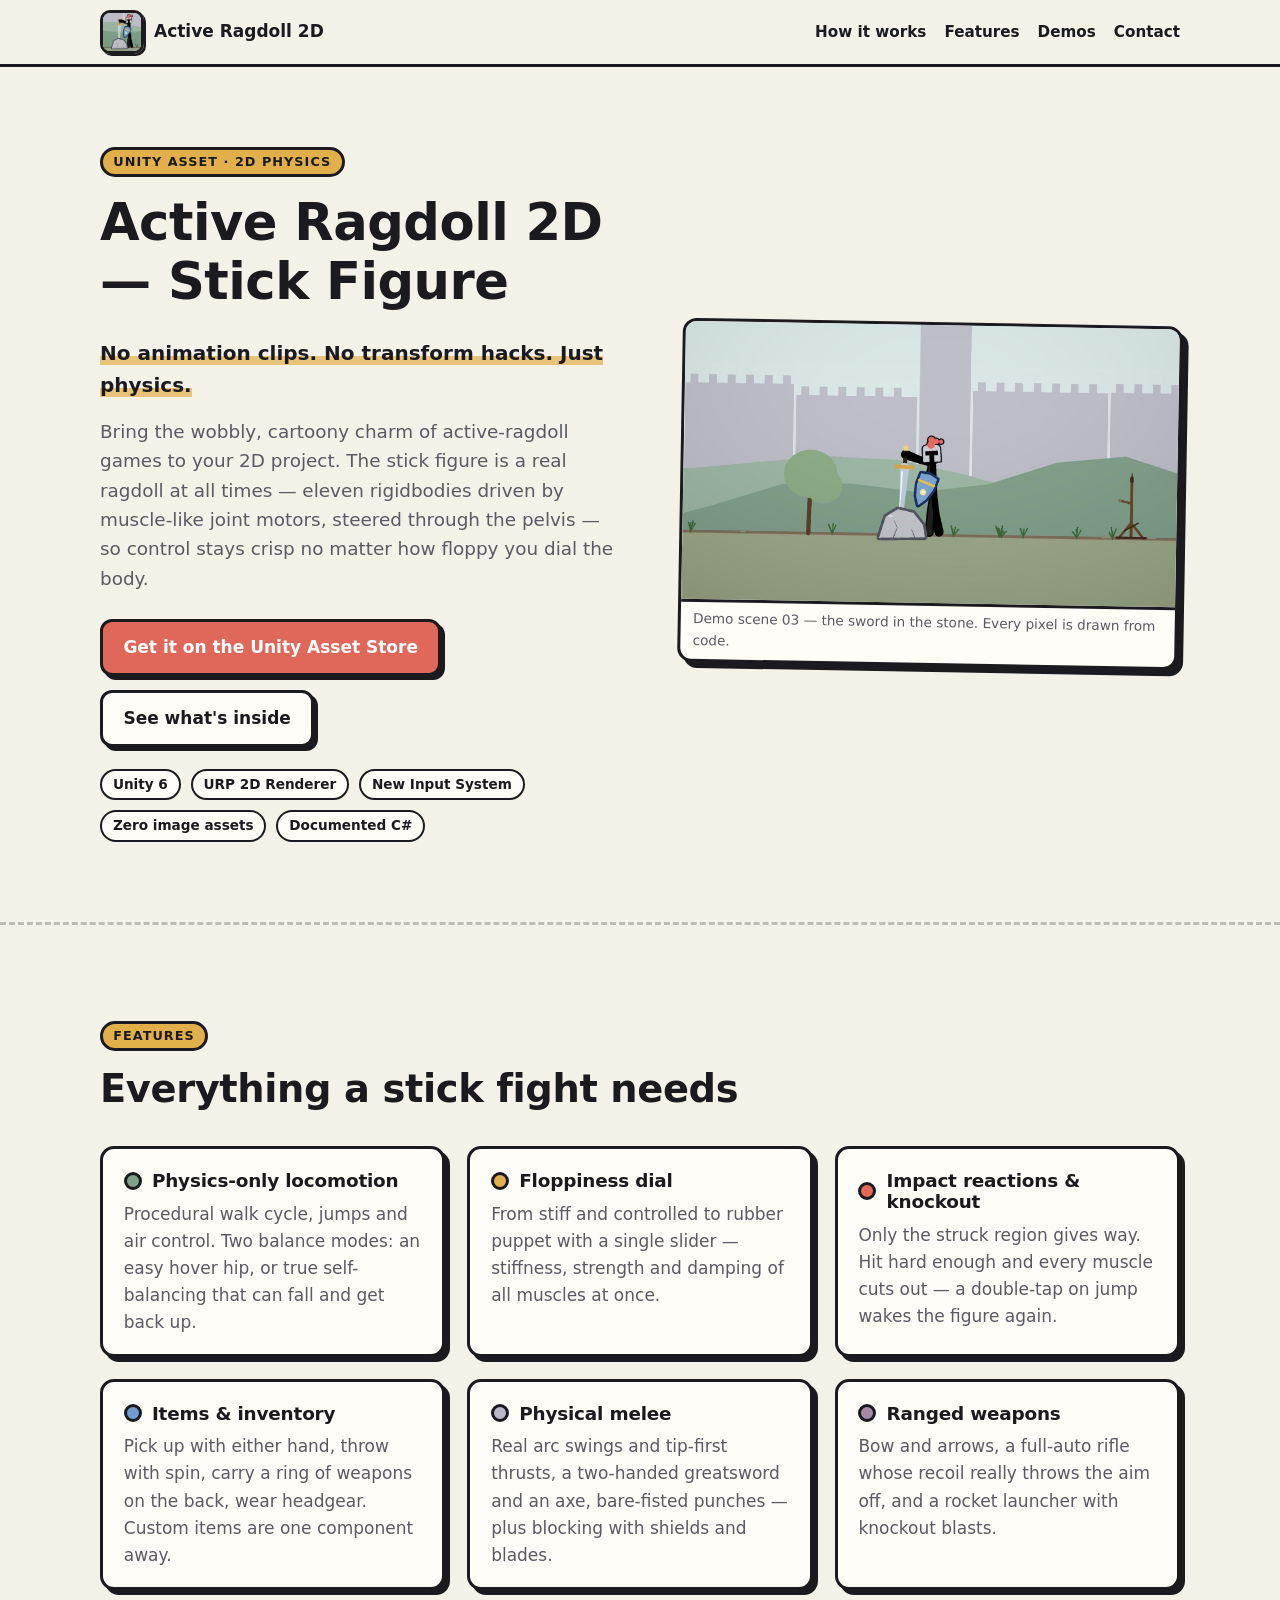
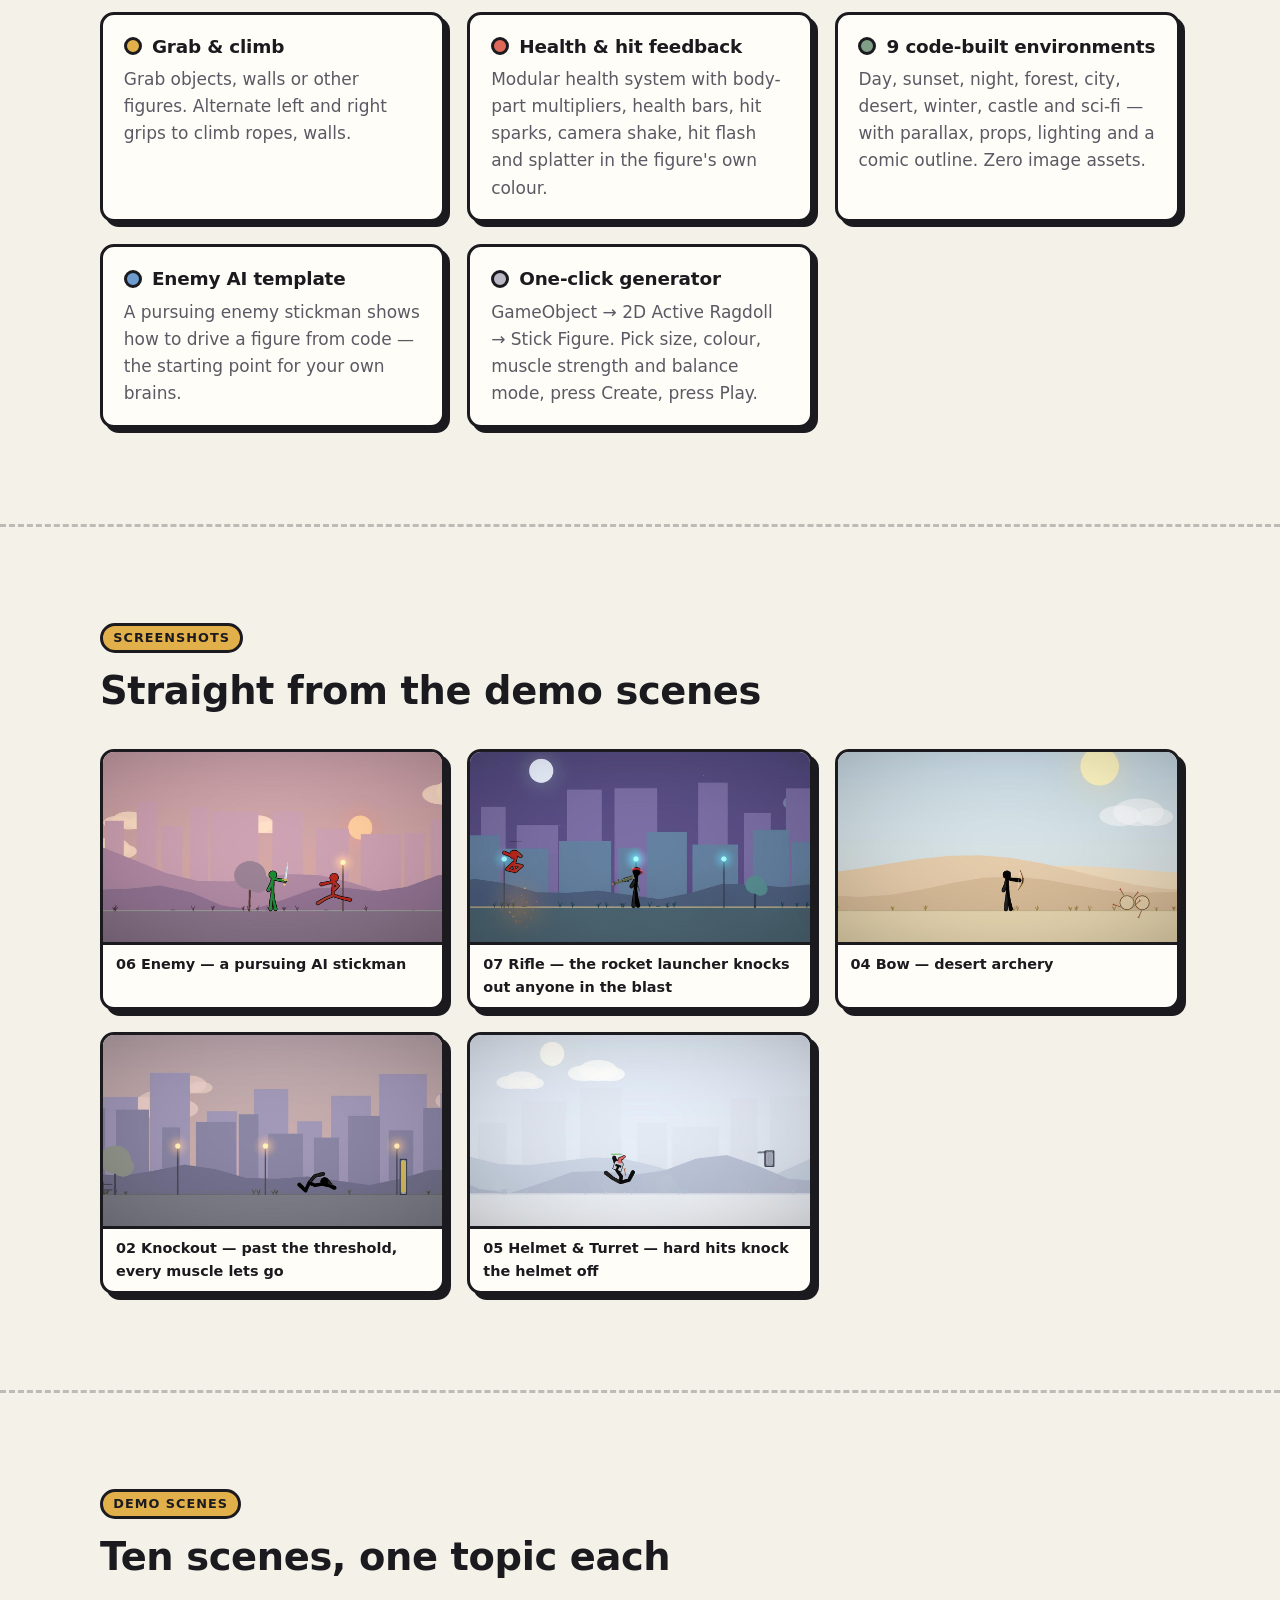
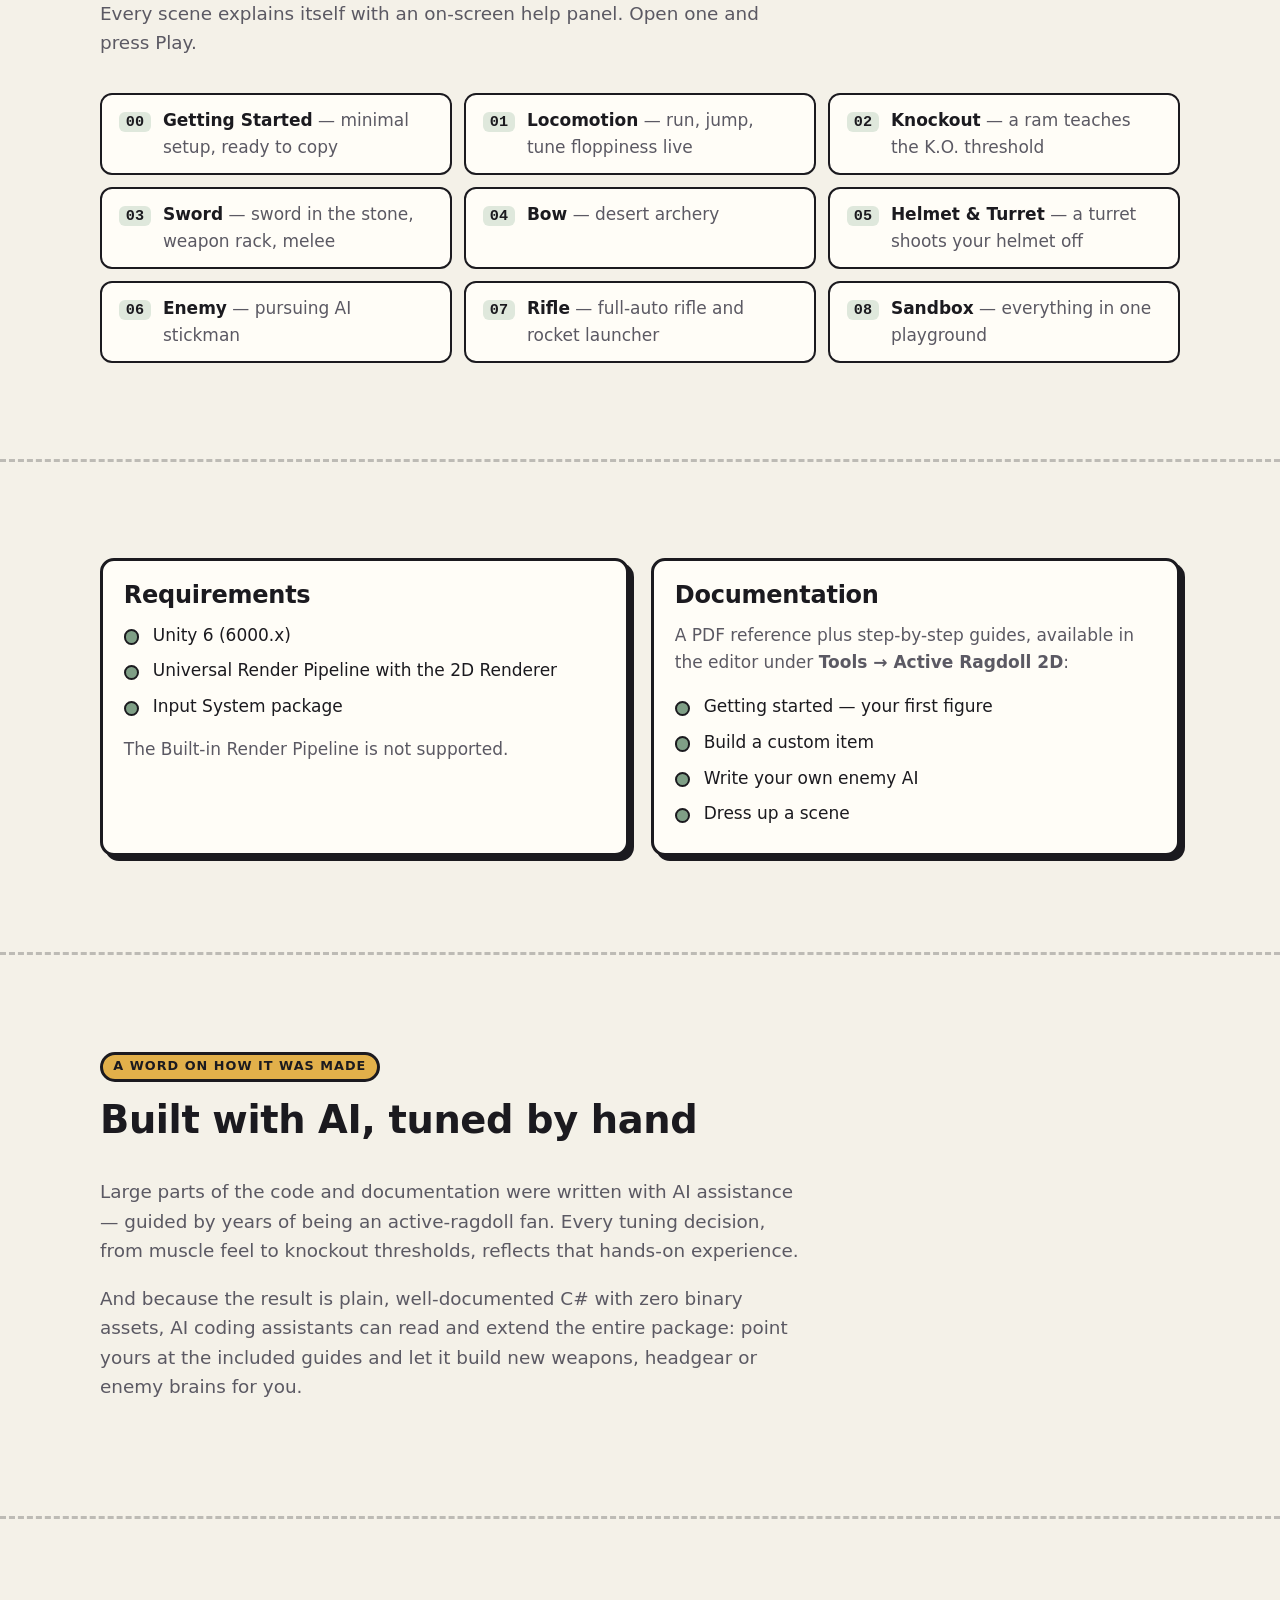
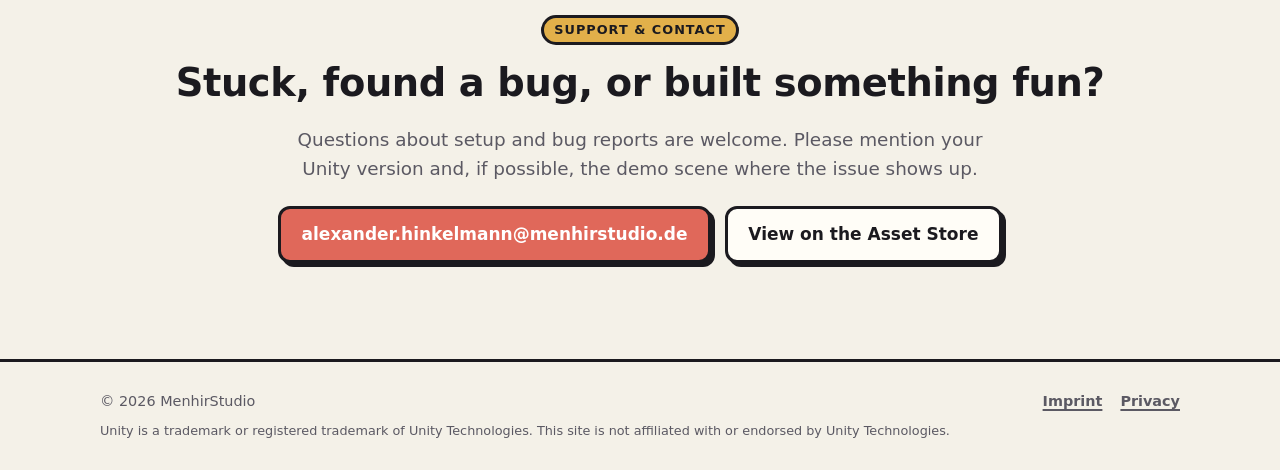
<file: index.html>
<!doctype html>
<html lang="en">
<head>
  <meta charset="utf-8">
  <meta name="viewport" content="width=device-width, initial-scale=1">
  <title>Active Ragdoll 2D — Stick Figure | MenhirStudio</title>
  <meta name="description" content="A physics-only 2D stick-figure active ragdoll for Unity 6. Eleven rigidbodies driven by muscle-like joint motors — no animation clips, no transform hacks, just physics.">
  <meta name="theme-color" content="#f4f1e8">
  <meta property="og:type" content="website">
  <meta property="og:title" content="Active Ragdoll 2D — Stick Figure">
  <meta property="og:description" content="No animation clips. No transform hacks. Just physics. A wobbly, cartoony active ragdoll for your 2D Unity project.">
  <meta property="og:url" content="https://menhirstudio.github.io/">
  <meta property="og:image" content="https://menhirstudio.github.io/images/hero-sword-in-the-stone.jpg">
  <meta name="twitter:card" content="summary_large_image">

  <link rel="icon" type="image/png" href="images/logo.png">
  <link rel="apple-touch-icon" href="images/logo.png">
  <link rel="stylesheet" href="style.css">
</head>
<body>

<header class="site-header">
  <div class="wrap">
    <a class="brand" href="#top" aria-label="Active Ragdoll 2D — home">
      <img src="images/logo.png" width="44" height="44" alt="">
      Active Ragdoll 2D
    </a>
    <nav class="nav" aria-label="Main">
      <a href="#how">How it works</a>
      <a href="#features">Features</a>
      <a href="#demos">Demos</a>
      <a href="#contact">Contact</a>
    </nav>
  </div>
</header>

<main id="top">

  <!-- ============ HERO ============ -->
  <section class="hero">
    <div class="wrap">
      <div>
        <span class="eyebrow">Unity Asset · 2D Physics</span>
        <h1>Active Ragdoll 2D — Stick Figure</h1>
        <p class="tagline"><span>No animation clips. No transform hacks. Just physics.</span></p>
        <p class="lead">
          Bring the wobbly, cartoony charm of active-ragdoll games to your 2D project.
          The stick figure is a real ragdoll at all times — eleven rigidbodies driven by
          muscle-like joint motors, steered through the pelvis — so control stays crisp
          no matter how floppy you dial the body.
        </p>
        <div class="actions">
          <a class="btn btn-primary" href="https://assetstore.unity.com/packages/slug/398638">Get it on the Unity Asset Store</a>
          <a class="btn btn-ghost" href="#features">See what's inside</a>
        </div>
        <ul class="facts" aria-label="Key facts">
          <li>Unity 6</li>
          <li>URP 2D Renderer</li>
          <li>New Input System</li>
          <li>Zero image assets</li>
          <li>Documented C#</li>
        </ul>
      </div>
      <figure class="frame">
        <img src="images/hero-sword-in-the-stone.jpg" width="1600" height="900"
             alt="A black stick figure wearing a knight helmet with a red plume and holding a blue shield grips a sword stuck in a stone, in front of a grey castle wall and green hills.">
        <figcaption>Demo scene 03 — the sword in the stone. Every pixel is drawn from code.</figcaption>
      </figure>
    </div>
  </section>

  <!-- ============ FEATURES ============ -->
  <section id="features">
    <div class="wrap">
      <div class="section-head">
        <span class="eyebrow">Features</span>
        <h2>Everything a stick fight needs</h2>
      </div>
      <div class="grid">
        <article class="card feature" style="--c: var(--sage)">
          <h3><span class="dot"></span>Physics-only locomotion</h3>
          <p>Procedural walk cycle, jumps and air control. Two balance modes: an easy hover hip, or true self-balancing that can fall and get back up.</p>
        </article>
        <article class="card feature" style="--c: var(--gold)">
          <h3><span class="dot"></span>Floppiness dial</h3>
          <p>From stiff and controlled to rubber puppet with a single slider — stiffness, strength and damping of all muscles at once.</p>
        </article>
        <article class="card feature" style="--c: var(--pennant)">
          <h3><span class="dot"></span>Impact reactions &amp; knockout</h3>
          <p>Only the struck region gives way. Hit hard enough and every muscle cuts out — a double-tap on jump wakes the figure again.</p>
        </article>
        <article class="card feature" style="--c: var(--shield)">
          <h3><span class="dot"></span>Items &amp; inventory</h3>
          <p>Pick up with either hand, throw with spin, carry a ring of weapons on the back, wear headgear. Custom items are one component away.</p>
        </article>
        <article class="card feature" style="--c: var(--castle)">
          <h3><span class="dot"></span>Physical melee</h3>
          <p>Real arc swings and tip-first thrusts, a two-handed greatsword and an axe, bare-fisted punches — plus blocking with shields and blades.</p>
        </article>
        <article class="card feature" style="--c: var(--dusk)">
          <h3><span class="dot"></span>Ranged weapons</h3>
          <p>Bow and arrows, a full-auto rifle whose recoil really throws the aim off, and a rocket launcher with knockout blasts.</p>
        </article>
        <article class="card feature" style="--c: var(--gold)">
          <h3><span class="dot"></span>Grab &amp; climb</h3>
          <p>Grab objects, walls or other figures. Alternate left and right grips to climb ropes, walls.</p>
        </article>
        <article class="card feature" style="--c: var(--pennant)">
          <h3><span class="dot"></span>Health &amp; hit feedback</h3>
          <p>Modular health system with body-part multipliers, health bars, hit sparks, camera shake, hit flash and splatter in the figure's own colour.</p>
        </article>
        <article class="card feature" style="--c: var(--sage)">
          <h3><span class="dot"></span>9 code-built environments</h3>
          <p>Day, sunset, night, forest, city, desert, winter, castle and sci-fi — with parallax, props, lighting and a comic outline. Zero image assets.</p>
        </article>
        <article class="card feature" style="--c: var(--shield)">
          <h3><span class="dot"></span>Enemy AI template</h3>
          <p>A pursuing enemy stickman shows how to drive a figure from code — the starting point for your own brains.</p>
        </article>
        <article class="card feature" style="--c: var(--castle)">
          <h3><span class="dot"></span>One-click generator</h3>
          <p>GameObject → 2D Active Ragdoll → Stick Figure. Pick size, colour, muscle strength and balance mode, press Create, press Play.</p>
        </article>
      </div>
    </div>
  </section>

  <!-- ============ GALLERY ============ -->
  <section id="gallery">
    <div class="wrap">
      <div class="section-head">
        <span class="eyebrow">Screenshots</span>
        <h2>Straight from the demo scenes</h2>
      </div>
      <div class="gallery">
        <figure class="frame">
          <img src="images/sunset-enemy-sword.jpg" width="1280" height="720" loading="lazy"
               alt="A green stick figure with a sword faces a red enemy stick figure mid-kick against a pink sunset skyline.">
          <figcaption>06 Enemy — a pursuing AI stickman</figcaption>
        </figure>
        <figure class="frame">
          <img src="images/night-rocket-launcher.jpg" width="1280" height="720" loading="lazy"
               alt="A stick figure in a red headband fires a rocket launcher at night; a red enemy figure is blown through the air.">
          <figcaption>07 Rifle — the rocket launcher knocks out anyone in the blast</figcaption>
        </figure>
        <figure class="frame">
          <img src="images/desert-bow.jpg" width="1280" height="720" loading="lazy"
               alt="A stick figure aims a bow across desert dunes at ring targets bristling with arrows.">
          <figcaption>04 Bow — desert archery</figcaption>
        </figure>
        <figure class="frame">
          <img src="images/city-knockout.jpg" width="1280" height="720" loading="lazy"
               alt="A limp stick figure lies knocked out on the street of an evening city with glowing lanterns.">
          <figcaption>02 Knockout — past the threshold, every muscle lets go</figcaption>
        </figure>
        <figure class="frame">
          <img src="images/winter-helmet-turret.jpg" width="1280" height="720" loading="lazy"
               alt="A helmeted stick figure is hit by a turret bolt in a pale winter landscape and tumbles backwards.">
          <figcaption>05 Helmet &amp; Turret — hard hits knock the helmet off</figcaption>
        </figure>
      </div>
    </div>
  </section>

  <!-- ============ DEMO SCENES ============ -->
  <section id="demos">
    <div class="wrap">
      <div class="section-head">
        <span class="eyebrow">Demo scenes</span>
        <h2>Ten scenes, one topic each</h2>
        <p class="lead">Every scene explains itself with an on-screen help panel. Open one and press Play.</p>
      </div>
      <ul class="scenes">
        <li><code>00</code><span><b>Getting Started</b> — minimal setup, ready to copy</span></li>
        <li><code>01</code><span><b>Locomotion</b> — run, jump, tune floppiness live</span></li>
        <li><code>02</code><span><b>Knockout</b> — a ram teaches the K.O. threshold</span></li>
        <li><code>03</code><span><b>Sword</b> — sword in the stone, weapon rack, melee</span></li>
        <li><code>04</code><span><b>Bow</b> — desert archery</span></li>
        <li><code>05</code><span><b>Helmet &amp; Turret</b> — a turret shoots your helmet off</span></li>
        <li><code>06</code><span><b>Enemy</b> — pursuing AI stickman</span></li>
        <li><code>07</code><span><b>Rifle</b> — full-auto rifle and rocket launcher</span></li>
        <li><code>08</code><span><b>Sandbox</b> — everything in one playground</span></li>
      </ul>
    </div>
  </section>

  <!-- ============ REQUIREMENTS & DOCS ============ -->
  <section id="requirements">
    <div class="wrap split">
      <div class="card">
        <h2 style="font-size:1.5rem">Requirements</h2>
        <ul class="checklist">
          <li>Unity 6 (6000.x)</li>
          <li>Universal Render Pipeline with the 2D Renderer</li>
          <li>Input System package</li>
        </ul>
        <p style="margin-top:1rem">The Built-in Render Pipeline is not supported.</p>
      </div>
      <div class="card">
        <h2 style="font-size:1.5rem">Documentation</h2>
        <p>A PDF reference plus step-by-step guides, available in the editor under <b>Tools → Active Ragdoll 2D</b>:</p>
        <ul class="checklist">
          <li>Getting started — your first figure</li>
          <li>Build a custom item</li>
          <li>Write your own enemy AI</li>
          <li>Dress up a scene</li>
        </ul>
      </div>
    </div>
  </section>

  <!-- ============ AI NOTE ============ -->
  <section id="made-with-ai">
    <div class="wrap">
      <div class="section-head">
        <span class="eyebrow">A word on how it was made</span>
        <h2>Built with AI, tuned by hand</h2>
      </div>
      <p class="lead">
        Large parts of the code and documentation were written with AI assistance — guided by years
        of being an active-ragdoll fan. Every tuning decision, from muscle feel to knockout thresholds,
        reflects that hands-on experience.
      </p>
      <p class="lead">
        And because the result is plain, well-documented C# with zero binary assets, AI coding assistants
        can read and extend the entire package: point yours at the included guides and let it build new
        weapons, headgear or enemy brains for you.
      </p>
    </div>
  </section>

  <!-- ============ CONTACT ============ -->
  <section id="contact" class="contact">
    <div class="wrap">
      <span class="eyebrow">Support &amp; contact</span>
      <h2>Stuck, found a bug, or built something fun?</h2>
      <p class="lead">Questions about setup and bug reports are welcome. Please mention your Unity version and, if possible, the demo scene where the issue shows up.</p>
      <div class="actions">
        <a class="btn btn-primary" href="mailto:alexander.hinkelmann@menhirstudio.de">alexander.hinkelmann@menhirstudio.de</a>
        <a class="btn btn-ghost" href="https://assetstore.unity.com/packages/slug/398638">View on the Asset Store</a>
      </div>
    </div>
  </section>

</main>

<footer class="site-footer">
  <div class="wrap">
    <span>© 2026 MenhirStudio</span>
    <nav aria-label="Legal">
      <a href="imprint.html">Imprint</a>
      <a href="privacy.html">Privacy</a>
    </nav>
    <p class="fine">Unity is a trademark or registered trademark of Unity Technologies. This site is not affiliated with or endorsed by Unity Technologies.</p>
  </div>
</footer>

<script>
  // Floppiness illustration: drives the CSS sway amplitude.
  (function () {
    var box = document.getElementById('flop');
    var range = document.getElementById('flop-range');
    var out = document.getElementById('flop-out');
    function update() {
      box.style.setProperty('--flop', range.value);
      out.value = Number(range.value).toFixed(2);
    }
    range.addEventListener('input', update);
    update();
  })();
</script>
</body>
</html>
</file>
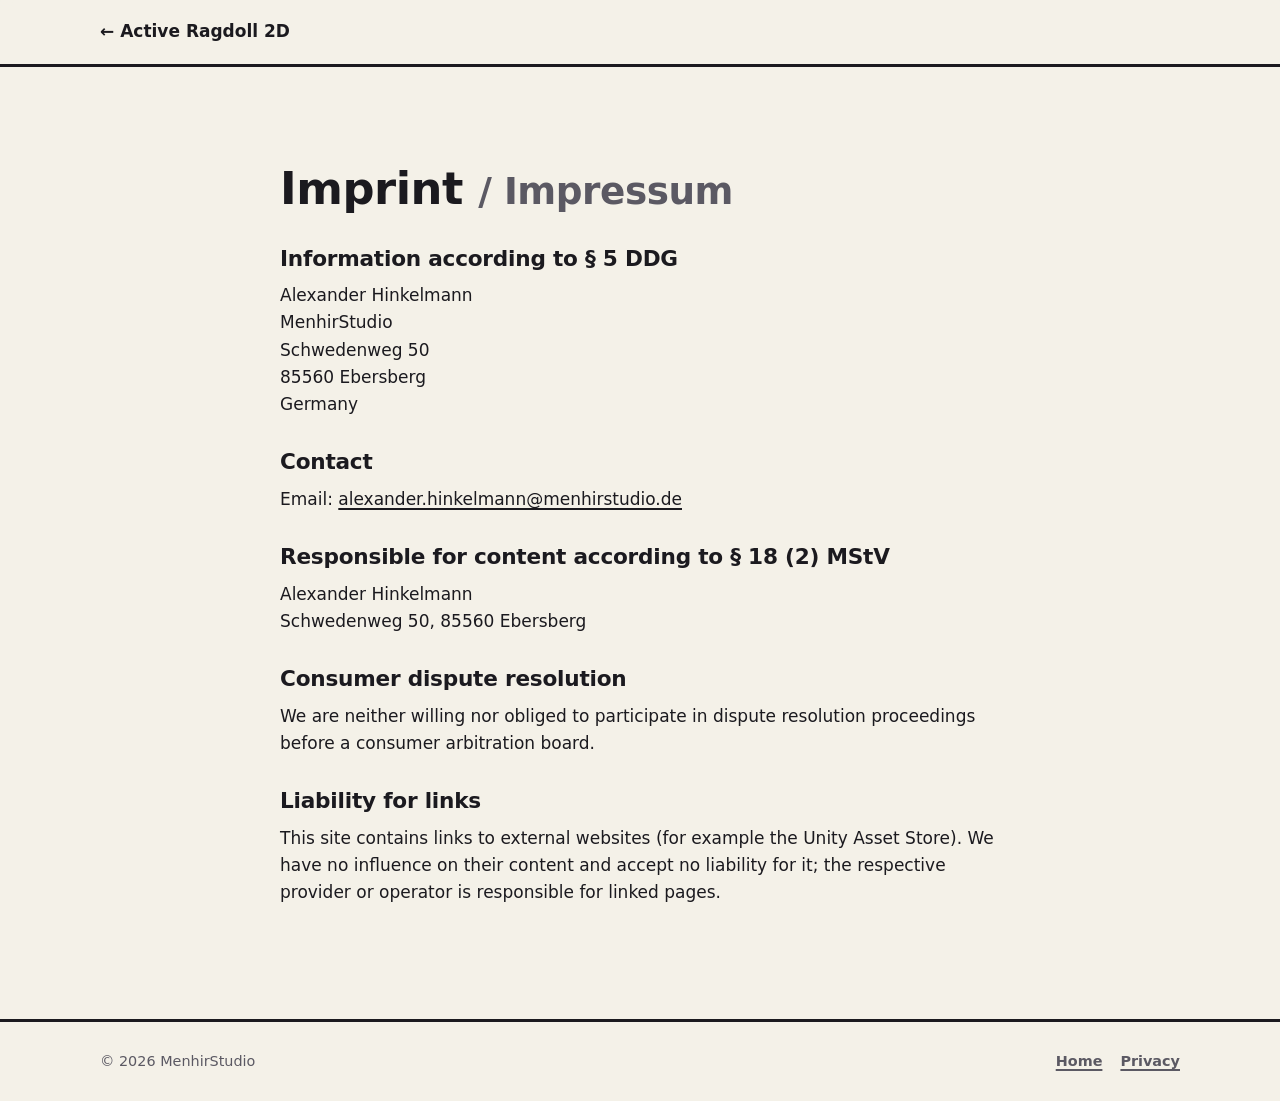
<file: imprint.html>
<!doctype html>
<html lang="en">
<head>
  <meta charset="utf-8">
  <meta name="viewport" content="width=device-width, initial-scale=1">
  <title>Imprint / Impressum | MenhirStudio</title>
  <meta name="robots" content="noindex">
  <link rel="stylesheet" href="style.css">
</head>
<body>

<header class="site-header">
  <div class="wrap">
    <a class="brand" href="index.html">← Active Ragdoll 2D</a>
  </div>
</header>

<main>
  <section>
    <div class="wrap legal">
      <h1>Imprint <small style="font-weight:600;color:var(--muted)">/ Impressum</small></h1>

      <h2>Information according to § 5 DDG</h2>
      <address>
        Alexander Hinkelmann<br>
        MenhirStudio<br>
        Schwedenweg 50<br>
        85560 Ebersberg<br>
        Germany
      </address>

      <h2>Contact</h2>
      <p>
        Email: <a href="mailto:alexander.hinkelmann@menhirstudio.de">alexander.hinkelmann@menhirstudio.de</a><br>
      </p>

      <!-- Only if you have one:
      <h2>VAT ID</h2>
      <p>VAT identification number according to § 27a UStG: [VAT_ID]</p>
      -->

      <h2>Responsible for content according to § 18 (2) MStV</h2>
      <address>
        Alexander Hinkelmann<br>
        Schwedenweg 50, 85560 Ebersberg
      </address>

      <h2>Consumer dispute resolution</h2>
      <p>We are neither willing nor obliged to participate in dispute resolution proceedings before a consumer arbitration board.</p>

      <h2>Liability for links</h2>
      <p>This site contains links to external websites (for example the Unity Asset Store). We have no influence on their content and accept no liability for it; the respective provider or operator is responsible for linked pages.</p>
    </div>
  </section>
</main>

<footer class="site-footer">
  <div class="wrap">
    <span>© 2026 MenhirStudio</span>
    <nav aria-label="Legal">
      <a href="index.html">Home</a>
      <a href="privacy.html">Privacy</a>
    </nav>
  </div>
</footer>
</body>
</html>
</file>
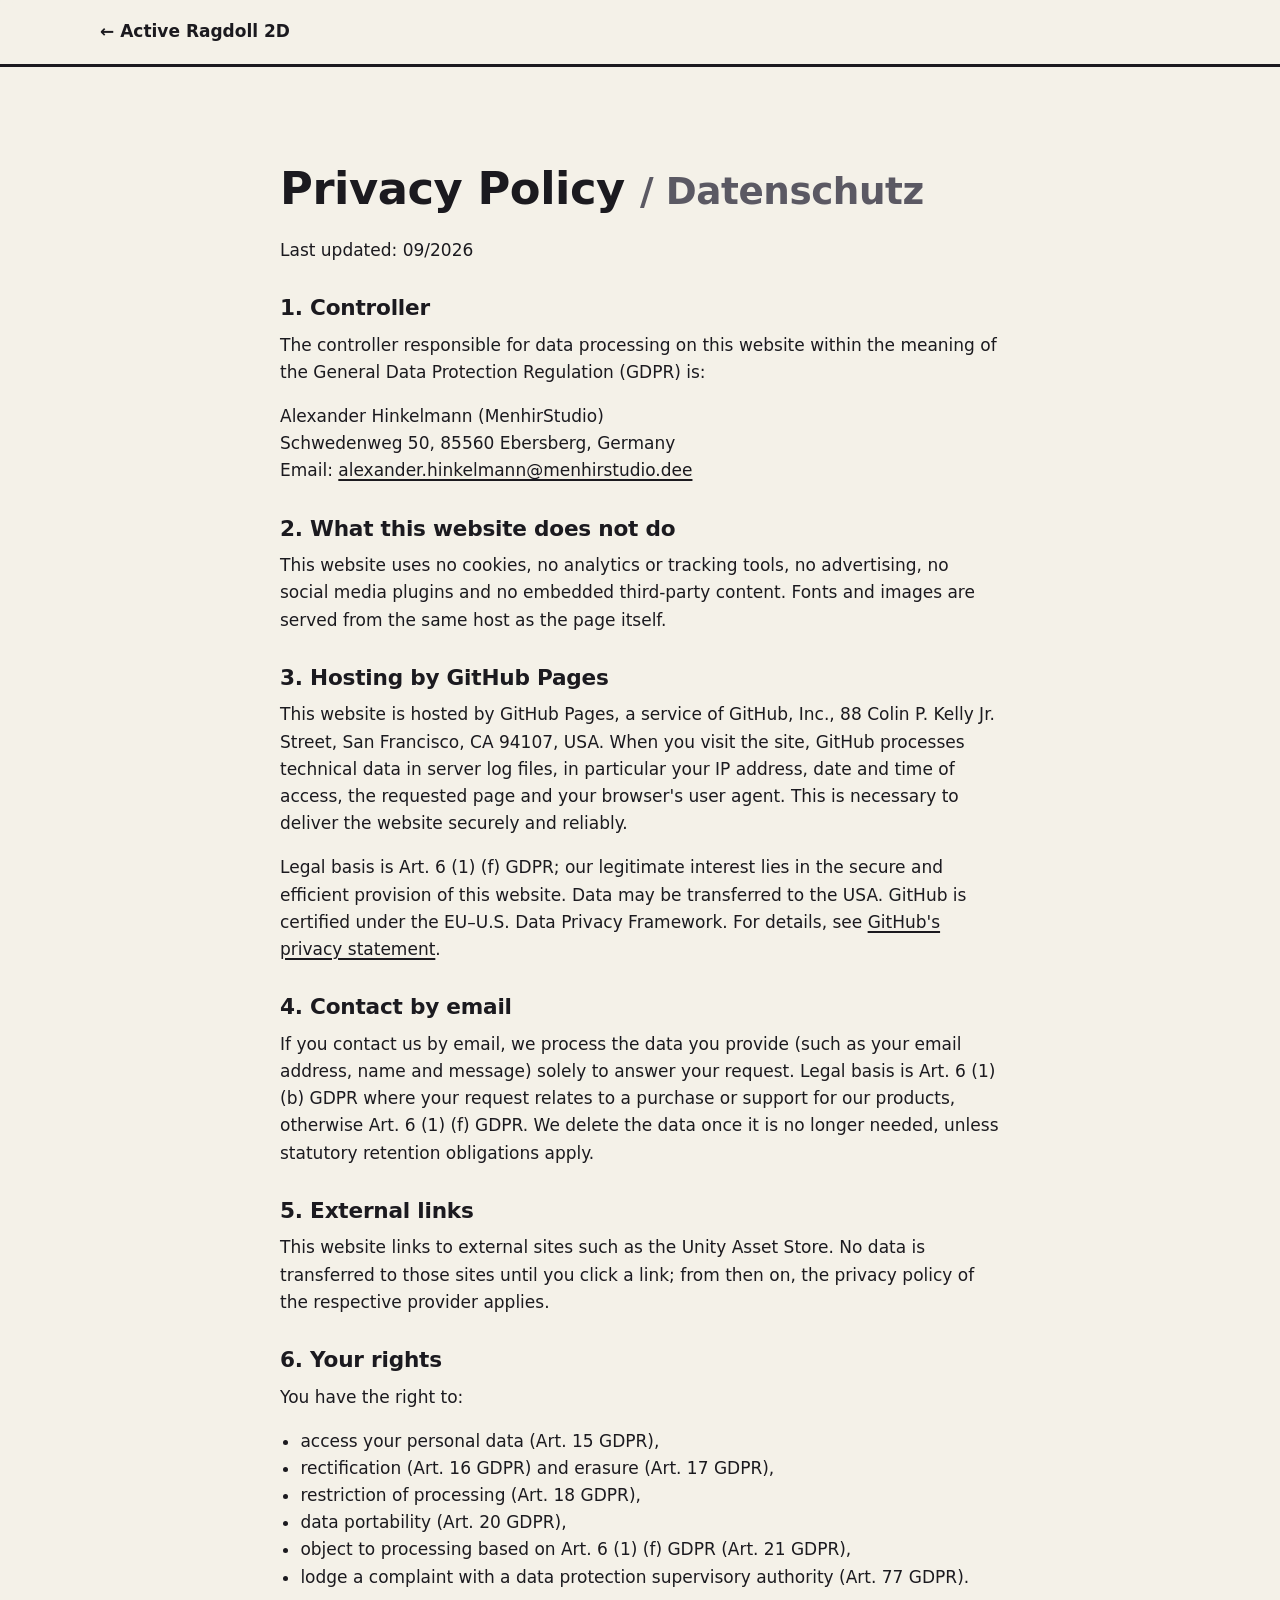
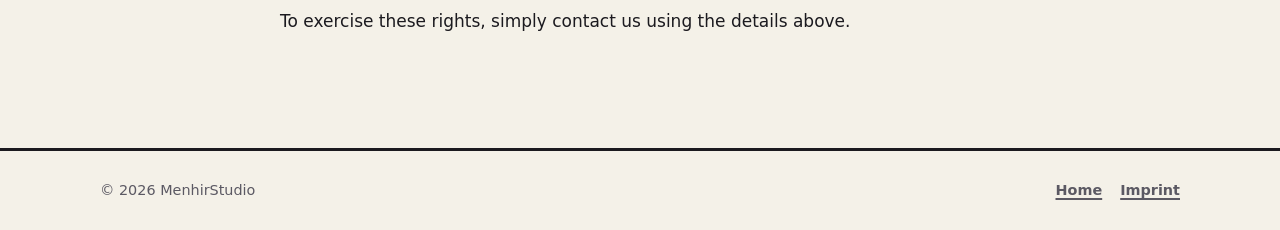
<file: privacy.html>
<!doctype html>
<html lang="en">
<head>
  <meta charset="utf-8">
  <meta name="viewport" content="width=device-width, initial-scale=1">
  <title>Privacy Policy | MenhirStudio</title>
  <meta name="robots" content="noindex">
  <link rel="stylesheet" href="style.css">
</head>
<body>

<header class="site-header">
  <div class="wrap">
    <a class="brand" href="index.html">← Active Ragdoll 2D</a>
  </div>
</header>

<main>
  <section>
    <div class="wrap legal">
      <h1>Privacy Policy <small style="font-weight:600;color:var(--muted)">/ Datenschutz</small></h1>
      <p>Last updated: 09/2026</p>

      <h2>1. Controller</h2>
      <p>The controller responsible for data processing on this website within the meaning of the General Data Protection Regulation (GDPR) is:</p>
      <address>
        Alexander Hinkelmann (MenhirStudio)<br>
        Schwedenweg 50, 85560 Ebersberg, Germany<br>
        Email: <a href="mailto:alexander.hinkelmann@menhirstudio.de">alexander.hinkelmann@menhirstudio.dee</a>
      </address>

      <h2>2. What this website does not do</h2>
      <p>This website uses no cookies, no analytics or tracking tools, no advertising, no social media plugins and no embedded third-party content. Fonts and images are served from the same host as the page itself.</p>

      <h2>3. Hosting by GitHub Pages</h2>
      <p>This website is hosted by GitHub Pages, a service of GitHub, Inc., 88 Colin P. Kelly Jr. Street, San Francisco, CA 94107, USA. When you visit the site, GitHub processes technical data in server log files, in particular your IP address, date and time of access, the requested page and your browser's user agent. This is necessary to deliver the website securely and reliably.</p>
      <p>Legal basis is Art. 6 (1) (f) GDPR; our legitimate interest lies in the secure and efficient provision of this website. Data may be transferred to the USA. GitHub is certified under the EU–U.S. Data Privacy Framework. For details, see <a href="https://docs.github.com/en/site-policy/privacy-policies/github-general-privacy-statement">GitHub's privacy statement</a>.</p>

      <h2>4. Contact by email</h2>
      <p>If you contact us by email, we process the data you provide (such as your email address, name and message) solely to answer your request. Legal basis is Art. 6 (1) (b) GDPR where your request relates to a purchase or support for our products, otherwise Art. 6 (1) (f) GDPR. We delete the data once it is no longer needed, unless statutory retention obligations apply.</p>

      <h2>5. External links</h2>
      <p>This website links to external sites such as the Unity Asset Store. No data is transferred to those sites until you click a link; from then on, the privacy policy of the respective provider applies.</p>

      <h2>6. Your rights</h2>
      <p>You have the right to:</p>
      <ul>
        <li>access your personal data (Art. 15 GDPR),</li>
        <li>rectification (Art. 16 GDPR) and erasure (Art. 17 GDPR),</li>
        <li>restriction of processing (Art. 18 GDPR),</li>
        <li>data portability (Art. 20 GDPR),</li>
        <li>object to processing based on Art. 6 (1) (f) GDPR (Art. 21 GDPR),</li>
        <li>lodge a complaint with a data protection supervisory authority (Art. 77 GDPR).</li>
      </ul>
      <p>To exercise these rights, simply contact us using the details above.</p>
    </div>
  </section>
</main>

<footer class="site-footer">
  <div class="wrap">
    <span>© 2026 MenhirStudio</span>
    <nav aria-label="Legal">
      <a href="index.html">Home</a>
      <a href="imprint.html">Imprint</a>
    </nav>
  </div>
</footer>
</body>
</html>
</file>
<file: style.css>
/* Active Ragdoll 2D — landing page
   Flat comic look taken from the asset itself: thick ink outlines, hard offset
   shadows, colours sampled from the demo scenes. No external requests. */

:root {
  --paper: #f4f1e8;
  --surface: #fffdf7;
  --ink: #1b1a1f;
  --muted: #5b5963;
  --line: #1b1a1f;
  --sage: #7f9f86;
  --sage-soft: #dfe8dc;
  --castle: #bbb8c6;
  --pennant: #e0685a;
  --gold: #e2b04a;
  --shield: #6f9ccf;
  --dusk: #a58aa6;
  --shadow: #1b1a1f;
  --highlight: color-mix(in srgb, #e2b04a 70%, transparent);
  --radius: 14px;
  --stroke: 3px;
  --maxw: 1120px;
  color-scheme: light;
}

@media (prefers-color-scheme: dark) {
  :root {
    --paper: #16151b;
    --surface: #211f28;
    --ink: #efebe0;
    --muted: #b0acb8;
    --line: #efebe0;
    --sage-soft: #2a3530;
    --shadow: #000;
    --highlight: color-mix(in srgb, #e2b04a 32%, transparent);
    color-scheme: dark;
  }
}

*, *::before, *::after { box-sizing: border-box; }

html { scroll-behavior: smooth; }
@media (prefers-reduced-motion: reduce) { html { scroll-behavior: auto; } }

body {
  margin: 0;
  background: var(--paper);
  color: var(--ink);
  font: 17px/1.6 system-ui, -apple-system, "Segoe UI", Roboto, "Helvetica Neue", Arial, sans-serif;
  -webkit-font-smoothing: antialiased;
}

img { max-width: 100%; height: auto; display: block; }
a { color: inherit; text-decoration-thickness: 2px; text-underline-offset: 3px; }
a:hover { color: var(--pennant); }
:focus-visible { outline: 3px solid var(--gold); outline-offset: 3px; }

.wrap { max-width: var(--maxw); margin: 0 auto; padding-inline: 20px; }

h1, h2, h3 { line-height: 1.15; margin: 0 0 .5em; letter-spacing: -.01em; }
h1 { font-size: clamp(2.1rem, 4.4vw, 3.2rem); font-weight: 900; }
h2 { font-size: clamp(1.7rem, 3.6vw, 2.4rem); font-weight: 900; }
h3 { font-size: 1.15rem; font-weight: 800; }
p { margin: 0 0 1em; }

.eyebrow {
  display: inline-block;
  font-size: .8rem; font-weight: 800; letter-spacing: .08em; text-transform: uppercase;
  background: var(--gold); color: #1b1a1f;
  border: var(--stroke) solid #1b1a1f; border-radius: 999px;
  padding: .15em .8em; margin-bottom: 1rem;
}

.lead { font-size: 1.15rem; color: var(--muted); max-width: 60ch; }

/* ---------- header ---------- */
.site-header {
  position: sticky; top: 0; z-index: 10;
  background: color-mix(in srgb, var(--paper) 92%, transparent);
  backdrop-filter: blur(6px);
  border-bottom: var(--stroke) solid var(--line);
}
.site-header .wrap { display: flex; align-items: center; gap: 16px; min-height: 64px; flex-wrap: wrap; }
.brand { display: flex; align-items: center; gap: 10px; font-weight: 900; text-decoration: none; }
.brand svg { width: 34px; height: 34px; }
.nav { margin-left: auto; display: flex; gap: 4px 18px; flex-wrap: wrap; font-weight: 700; font-size: .95rem; }
.nav a { text-decoration: none; }
@media (max-width: 640px) {
  .nav { margin-left: 0; width: 100%; padding-bottom: 10px; }
}

/* ---------- buttons ---------- */
.btn {
  display: inline-flex; align-items: center; gap: .5em;
  font-weight: 800; text-decoration: none;
  padding: .7em 1.2em;
  border: var(--stroke) solid #1b1a1f; border-radius: 12px;
  box-shadow: 4px 4px 0 var(--shadow);
  transition: transform .12s ease, box-shadow .12s ease;
}
.btn:hover { transform: translate(-2px, -2px); box-shadow: 6px 6px 0 var(--shadow); color: inherit; }
.btn:active { transform: translate(2px, 2px); box-shadow: 1px 1px 0 var(--shadow); }
.btn-primary { background: var(--pennant); color: #fff; }
.btn-primary:hover { color: #fff; }
.btn-ghost { background: var(--surface); color: var(--ink); border-color: var(--line); }

/* ---------- sections ---------- */
section { padding-block: clamp(56px, 9vw, 96px); }
section[id] { scroll-margin-top: 64px; }
@media (max-width: 640px) { section[id] { scroll-margin-top: 96px; } }
section + section { border-top: var(--stroke) dashed color-mix(in srgb, var(--line) 25%, transparent); }
.section-head { margin-bottom: 2.2rem; }

.frame {
  border: var(--stroke) solid var(--line);
  border-radius: var(--radius);
  box-shadow: 6px 6px 0 var(--shadow);
  overflow: hidden;
  background: var(--surface);
}

.card {
  background: var(--surface);
  border: var(--stroke) solid var(--line);
  border-radius: var(--radius);
  box-shadow: 5px 5px 0 var(--shadow);
  padding: 1.3rem 1.3rem 1.1rem;
}
.card p:last-child { margin-bottom: 0; }
.card p { color: var(--muted); }

/* ---------- hero ---------- */
.hero { padding-block: clamp(40px, 7vw, 80px); }
.hero .wrap { display: grid; grid-template-columns: 1.05fr 1fr; gap: clamp(28px, 5vw, 56px); align-items: center; }
.hero .tagline { font-weight: 900; font-size: 1.25rem; margin-bottom: 1rem; }
.hero .tagline span { background: linear-gradient(transparent 62%, var(--highlight) 62%); }
.hero .actions { display: flex; flex-wrap: wrap; gap: 14px; margin-top: 1.6rem; }
.hero figure { margin: 0; transform: rotate(1deg); }
.hero figcaption { font-size: .85rem; color: var(--muted); padding: .5em .9em; border-top: var(--stroke) solid var(--line); }
@media (max-width: 860px) {
  .hero .wrap { grid-template-columns: 1fr; }
  .hero figure { transform: none; }
}

.facts { display: flex; flex-wrap: wrap; gap: 10px; margin: 1.4rem 0 0; padding: 0; list-style: none; }
.facts li {
  font-size: .85rem; font-weight: 700;
  border: 2px solid var(--line); border-radius: 999px; padding: .2em .8em;
  background: var(--surface);
}

/* ---------- how it works ---------- */
.how { display: grid; grid-template-columns: 1.1fr 1fr; gap: clamp(28px, 5vw, 56px); align-items: center; }
@media (max-width: 860px) { .how { grid-template-columns: 1fr; } }
.steps { list-style: none; margin: 1.2rem 0 0; padding: 0; display: grid; gap: 14px; }
.steps li { display: grid; grid-template-columns: 44px 1fr; gap: 14px; align-items: start; }
.steps .num {
  width: 44px; height: 44px; display: grid; place-items: center;
  font-weight: 900; border: var(--stroke) solid #1b1a1f; border-radius: 50%;
  background: var(--sage); color: #1b1a1f;
}
.steps li:nth-child(2) .num { background: var(--shield); }
.steps li:nth-child(3) .num { background: var(--gold); }
.steps strong { display: block; }
.steps p { margin: 0; color: var(--muted); }

.flop { text-align: center; }
.flop svg { width: 100%; max-width: 280px; margin: 0 auto; overflow: visible; }
.flop .ground { stroke: var(--sage); }
.flop .figure { stroke: var(--ink); fill: none; stroke-width: 9; stroke-linecap: round; stroke-linejoin: round; }
.flop .figure .head { fill: var(--ink); stroke: none; }
.flop label { display: block; font-weight: 800; margin-top: 1rem; }
.flop input[type=range] { width: min(280px, 100%); accent-color: var(--pennant); }
.flop output { font-variant-numeric: tabular-nums; font-weight: 800; }
.flop small { display: block; color: var(--muted); margin-top: .3rem; }

/* limbs swing around their joints; amplitude driven by --flop (0..1) */
.flop { --flop: .4; }
.flop .sway { transform-box: view-box; animation: sway calc(2.6s - var(--flop) * 1.4s) ease-in-out infinite alternate; }
.flop .arm-l { transform-origin: 100px 78px; --a: calc(var(--flop) * 26deg); }
.flop .arm-r { transform-origin: 100px 78px; --a: calc(var(--flop) * -26deg); animation-delay: -.4s; }
.flop .fore-l { transform-origin: 66px 108px; --a: calc(var(--flop) * 40deg); animation-delay: -.2s; }
.flop .fore-r { transform-origin: 134px 108px; --a: calc(var(--flop) * -40deg); animation-delay: -.6s; }
.flop .torso { transform-origin: 100px 150px; --a: calc(var(--flop) * 7deg); animation-delay: -.3s; }
.flop .neck { transform-origin: 100px 70px; --a: calc(var(--flop) * -18deg); animation-delay: -.5s; }
@keyframes sway { from { transform: rotate(calc(var(--a) * -1)); } to { transform: rotate(var(--a)); } }
@media (prefers-reduced-motion: reduce) { .flop .sway { animation: none; } }

/* ---------- features ---------- */
.grid { display: grid; gap: 22px; grid-template-columns: repeat(auto-fill, minmax(min(260px, 100%), 1fr)); }
.grid-4 { grid-template-columns: repeat(auto-fit, minmax(min(230px, 100%), 1fr)); }
.feature h3 { display: flex; align-items: center; gap: .55em; }
.feature .dot {
  flex: none; width: 18px; height: 18px; border-radius: 50%;
  border: var(--stroke) solid #1b1a1f; background: var(--c, var(--sage));
}

/* ---------- gallery ---------- */
.gallery { display: grid; gap: 22px; grid-template-columns: repeat(auto-fill, minmax(min(320px, 100%), 1fr)); }
.gallery figure { margin: 0; }
.gallery img { aspect-ratio: 16 / 9; object-fit: cover; width: 100%; }
.gallery figcaption { font-size: .9rem; font-weight: 700; padding: .55em .9em; border-top: var(--stroke) solid var(--line); }

/* ---------- demo scenes ---------- */
.scenes { list-style: none; margin: 0; padding: 0; display: grid; gap: 12px; grid-template-columns: repeat(auto-fill, minmax(min(330px, 100%), 1fr)); }
.scenes li {
  display: grid; grid-template-columns: auto 1fr; gap: 12px; align-items: baseline;
  background: var(--surface); border: 2px solid var(--line); border-radius: 12px; padding: .7em 1em;
}
.scenes code {
  font: 800 .95rem ui-monospace, "Cascadia Code", Consolas, monospace;
  background: var(--sage-soft); border-radius: 6px; padding: .05em .45em;
}
.scenes span { color: var(--muted); }
.scenes b { color: var(--ink); }

/* ---------- coming next ---------- */
.next { background: repeating-linear-gradient(-45deg, transparent 0 18px, color-mix(in srgb, var(--dusk) 10%, transparent) 18px 36px); }
.badge {
  display: inline-block; font-size: .75rem; font-weight: 800; letter-spacing: .06em; text-transform: uppercase;
  background: var(--dusk); color: #1b1a1f; border: 2px solid #1b1a1f; border-radius: 999px; padding: .1em .7em;
}

/* ---------- two column info ---------- */
.split { display: grid; gap: 22px; grid-template-columns: repeat(auto-fit, minmax(min(320px, 100%), 1fr)); }
.checklist { list-style: none; padding: 0; margin: 0; }
.checklist li { position: relative; padding-left: 1.7em; margin-bottom: .5em; }
.checklist li::before {
  content: ""; position: absolute; left: 0; top: .45em; width: .9em; height: .9em;
  border: 2px solid var(--line); border-radius: 50%; background: var(--sage);
}

/* ---------- about ---------- */
.about { display: grid; grid-template-columns: 180px 1fr; gap: clamp(22px, 4vw, 44px); align-items: start; }
@media (max-width: 640px) { .about { grid-template-columns: 1fr; } }
.avatar {
  width: 180px; aspect-ratio: 1; border-radius: 50%;
  border: var(--stroke) solid var(--line); box-shadow: 5px 5px 0 var(--shadow);
  background: var(--sage-soft); overflow: hidden; display: grid; place-items: center;
}
.avatar img { width: 100%; height: 100%; object-fit: cover; }
.avatar svg { width: 62%; }
.links { display: flex; flex-wrap: wrap; gap: 10px; margin-top: 1.2rem; }
.links a {
  font-weight: 700; font-size: .95rem; text-decoration: none;
  border: 2px solid var(--line); border-radius: 999px; padding: .25em .9em; background: var(--surface);
}

/* ---------- contact ---------- */
.contact { text-align: center; }
.contact .lead { margin-inline: auto; }
.contact .actions { display: flex; justify-content: center; flex-wrap: wrap; gap: 14px; margin-top: 1.4rem; }

/* ---------- footer ---------- */
.site-footer { border-top: var(--stroke) solid var(--line); padding-block: 28px; font-size: .9rem; color: var(--muted); }
.site-footer .wrap { display: flex; flex-wrap: wrap; gap: 8px 24px; align-items: center; }
.site-footer nav { display: flex; gap: 18px; margin-left: auto; font-weight: 700; }
.site-footer .fine { width: 100%; font-size: .8rem; margin: 0; }
@media (max-width: 640px) { .site-footer nav { margin-left: 0; } }

/* ---------- brand logo ---------- */
.brand img {
  width: 44px; height: 44px; object-fit: cover;
  border: var(--stroke) solid var(--line); border-radius: 10px;
  box-shadow: 2px 2px 0 var(--shadow);
}

/* ---------- deep-dive chapters ---------- */
h4 { font-size: 1.05rem; font-weight: 800; margin: 0 0 .35em; line-height: 1.25; }
.chapter { margin-top: clamp(64px, 9vw, 104px); scroll-margin-top: 80px; }
.chapter-head { display: flex; align-items: center; gap: 14px; margin-bottom: 1rem; }
.chapter-head .n {
  flex: none; font: 900 .9rem ui-monospace, "Cascadia Code", Consolas, monospace;
  background: var(--ink); color: var(--paper); border-radius: 8px; padding: .25em .6em;
}
.chapter-head h3 { font-size: clamp(1.4rem, 2.8vw, 1.9rem); font-weight: 900; margin: 0; }
.chapter > .lead { margin-bottom: 1.8rem; }
.stack > * + * { margin-top: 22px; }

.toc { display: flex; flex-wrap: wrap; gap: 8px; margin: 2rem 0 0; padding: 0; list-style: none; }
.toc a {
  display: inline-block; font-weight: 700; font-size: .9rem; text-decoration: none;
  border: 2px solid var(--line); border-radius: 999px; padding: .25em .85em; background: var(--surface);
}
.toc a:hover { background: var(--gold); color: #1b1a1f; border-color: #1b1a1f; }

.two { display: grid; grid-template-columns: 1fr 1fr; gap: clamp(22px, 4vw, 44px); align-items: start; }
.two.wide-left { grid-template-columns: 1.2fr 1fr; }
@media (max-width: 860px) { .two, .two.wide-left { grid-template-columns: 1fr; } }

.notice {
  border: var(--stroke) dashed var(--line); border-radius: var(--radius);
  background: var(--surface); padding: .8em 1.1em; font-size: .95rem; margin-top: 1.4rem;
}

/* diagrams: inline SVG picks up the theme through these classes */
.diagram { margin: 0; }
.diagram svg { display: block; width: 100%; height: auto; }
.diagram figcaption { font-size: .85rem; color: var(--muted); padding: .55em .9em; border-top: var(--stroke) solid var(--line); }
svg text { fill: var(--ink); font: 700 13px system-ui, -apple-system, "Segoe UI", Roboto, sans-serif; }
svg .t-muted { fill: var(--muted); font-weight: 600; }
svg .t-small { font-size: 11px; }
svg .t-mono { font-family: ui-monospace, "Cascadia Code", Consolas, monospace; }
svg .s-ink { stroke: var(--ink); }
svg .f-ink { fill: var(--ink); }
svg .s-muted { stroke: var(--muted); }
svg .f-surface { fill: var(--surface); }
svg .f-paper { fill: var(--paper); }
svg .f-soft { fill: var(--sage-soft); }

/* tables */
.table-wrap {
  overflow-x: auto; background: var(--surface);
  border: var(--stroke) solid var(--line); border-radius: var(--radius); box-shadow: 5px 5px 0 var(--shadow);
}
table { width: 100%; border-collapse: collapse; font-size: .95rem; }
th, td { text-align: left; vertical-align: top; padding: .6em .9em; border-bottom: 2px solid color-mix(in srgb, var(--line) 14%, transparent); }
th { font-size: .78rem; text-transform: uppercase; letter-spacing: .06em; background: var(--sage-soft); white-space: nowrap; }
tr:last-child td { border-bottom: 0; }
td:first-child { font-weight: 700; }
.table-note { font-size: .85rem; color: var(--muted); margin: .8rem 0 0; }

p code, li code, td code, dd code {
  font: 600 .86em ui-monospace, "Cascadia Code", Consolas, monospace;
  background: var(--sage-soft); border-radius: 5px; padding: .05em .35em; overflow-wrap: anywhere;
}
kbd {
  font: 800 .85em ui-monospace, "Cascadia Code", Consolas, monospace;
  border: 2px solid var(--line); border-bottom-width: 4px; border-radius: 6px;
  padding: 0 .4em; background: var(--surface); white-space: nowrap;
}

pre.code {
  margin: 0; overflow-x: auto;
  background: #1b1a1f; color: #efebe0;
  border: var(--stroke) solid var(--line); border-radius: var(--radius); box-shadow: 5px 5px 0 var(--shadow);
  padding: 1em 1.2em; font: 500 .86rem/1.6 ui-monospace, "Cascadia Code", Consolas, monospace;
}
pre.code .c { color: #9d9aa6; }
pre.code .k { color: #e2b04a; }
pre.code .s { color: #a9d18e; }
pre.code .t { color: #8fb8e6; }

/* numbered flow of cards */
.flow { list-style: none; margin: 0; padding: 0; counter-reset: flow; display: grid; gap: 22px; grid-template-columns: repeat(auto-fit, minmax(min(250px, 100%), 1fr)); }
.flow h4 { display: flex; align-items: center; gap: .55em; }
.flow h4::before {
  counter-increment: flow; content: counter(flow);
  flex: none; width: 28px; height: 28px; display: grid; place-items: center;
  font-size: .85rem; font-weight: 900; color: #1b1a1f;
  background: var(--c, var(--sage)); border: 2px solid #1b1a1f; border-radius: 50%;
}
.card h4 + p { margin-top: .2em; }

/* impact scale */
.meter { margin-top: .4rem; }
.meter-bar, .meter-ticks { display: grid; grid-template-columns: 1.5fr 3.5fr 8fr 4fr; }
.meter-bar {
  height: 42px; overflow: hidden;
  border: var(--stroke) solid #1b1a1f; border-radius: 12px; box-shadow: 4px 4px 0 var(--shadow);
}
.meter-bar span + span { border-left: 2px solid #1b1a1f; }
.meter-ticks { font: 700 .8rem ui-monospace, "Cascadia Code", Consolas, monospace; color: var(--muted); margin-top: .45rem; }
.legend { list-style: none; padding: 0; margin: 1.2rem 0 0; display: grid; gap: .55em; }
.legend li { display: grid; grid-template-columns: 18px 1fr; gap: 10px; align-items: baseline; }
.legend i { width: 16px; height: 16px; border-radius: 4px; border: 2px solid #1b1a1f; transform: translateY(2px); }

/* chips */
.chips { display: flex; flex-wrap: wrap; gap: 8px; list-style: none; padding: 0; margin: .8rem 0 0; }
.chips li {
  font: 700 .8rem ui-monospace, "Cascadia Code", Consolas, monospace;
  border: 2px solid var(--line); border-radius: 8px; padding: .15em .6em; background: var(--surface);
}
.chips li.on { background: var(--gold); color: #1b1a1f; border-color: #1b1a1f; }

/* ability equation */
.equation { display: flex; flex-wrap: wrap; align-items: stretch; gap: 14px; }
.equation .card { flex: 1 1 200px; }
.equation .op { align-self: center; font-size: 2rem; font-weight: 900; line-height: 1; }
@media (max-width: 640px) { .equation .op { width: 100%; text-align: center; } }

/* spells */
.spells { display: grid; gap: 24px; grid-template-columns: repeat(auto-fit, minmax(min(310px, 100%), 1fr)); }
.spell { padding: 0; overflow: hidden; display: flex; flex-direction: column; }
.spell .art { background: #221d33; border-bottom: var(--stroke) solid var(--line); }
.spell .art svg { display: block; width: 100%; height: auto; }
.spell .body { padding: 1.1rem 1.3rem 1.3rem; }
.spell dl { display: grid; grid-template-columns: auto 1fr; gap: .3em .9em; margin: .4rem 0 1rem; font-size: .92rem; }
.spell dt { font-weight: 800; }
.spell dd { margin: 0; color: var(--muted); }
.spell ul, .card ul.plain { margin: 0; padding-left: 1.1em; color: var(--muted); font-size: .95rem; }
.spell li, .card ul.plain li { margin-bottom: .35em; }

/* ---------- legal pages ---------- */
.legal { max-width: 760px; }
.legal h1 { font-size: clamp(2rem, 4.5vw, 2.8rem); }
.legal h2 { font-size: 1.35rem; margin-top: 2rem; }
.legal address { font-style: normal; }
.legal ul { padding-left: 1.2em; }
</file>
